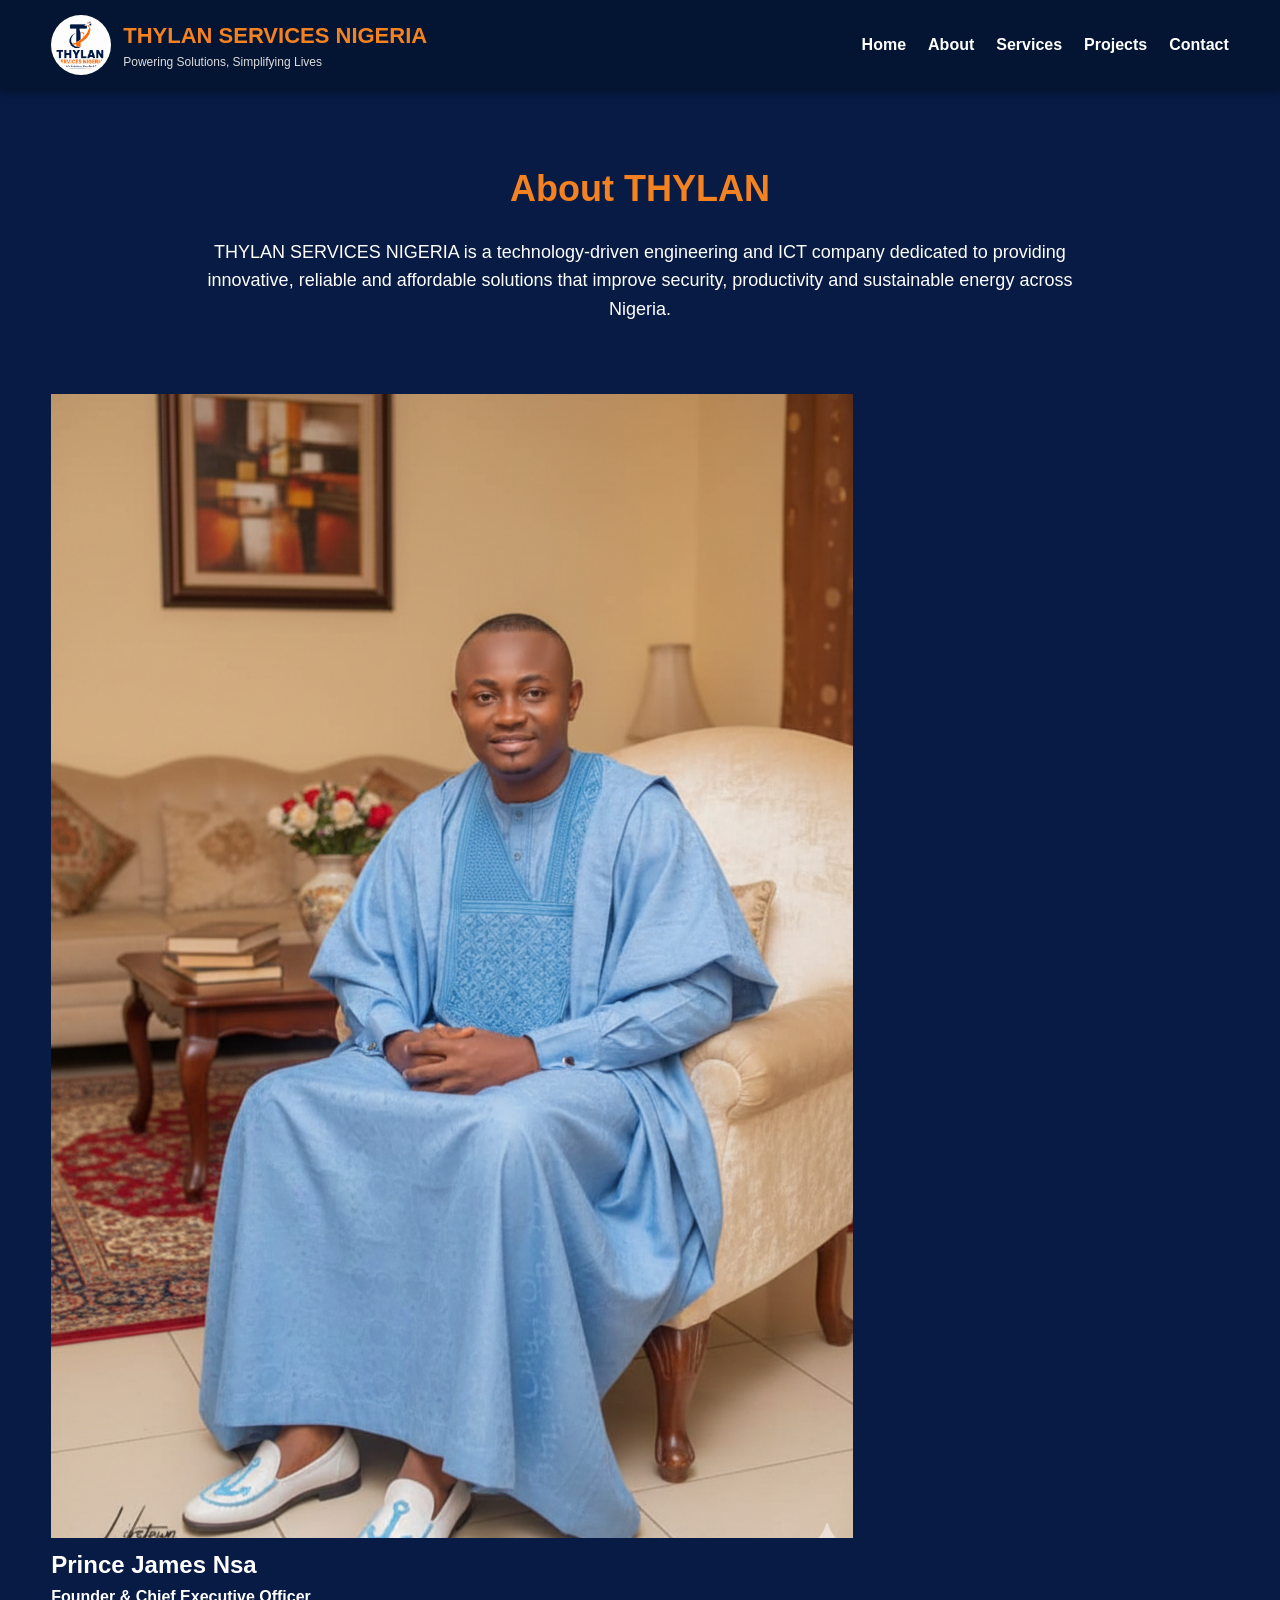
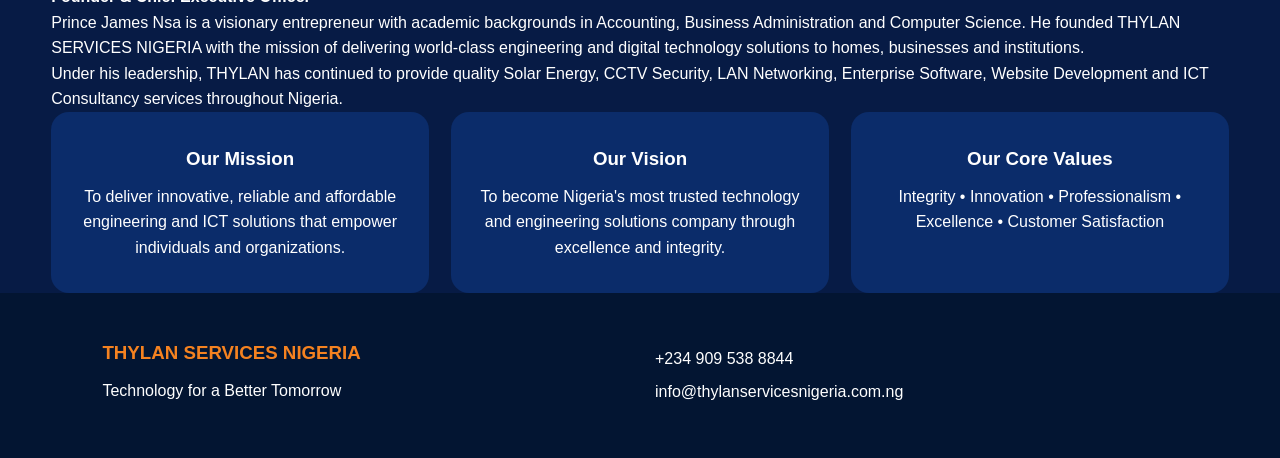
<file: about.html>
<!DOCTYPE html>
<html lang="en">
<head>
<meta charset="UTF-8">
<meta name="viewport" content="width=device-width, initial-scale=1.0">
<title>About Us | THYLAN SERVICES NIGERIA</title>

<link rel="stylesheet" href="style.css">
</head>

<body>

<header class="header">

<div class="container">

<div class="logo-box">
<img src="images/logo.png">
<div>
<h1>THYLAN SERVICES NIGERIA</h1>
<p>Powering Solutions, Simplifying Lives</p>
</div>
</div>

<nav>
<a href="index.html">Home</a>
<a href="about.html">About</a>
<a href="services.html">Services</a>
<a href="projects.html">Projects</a>
<a href="contact.html">Contact</a>
</nav>

</div>

</header>

<section class="about-preview">

<h2>About THYLAN</h2>

<p>

THYLAN SERVICES NIGERIA is a technology-driven engineering and ICT company
dedicated to providing innovative, reliable and affordable solutions that
improve security, productivity and sustainable energy across Nigeria.

</p>

</section>

<section class="about-section">

<div class="container about-grid">

<div>

<img src="images/ceo1.jpg" class="about-photo">

</div>

<div>

<h2>Prince James Nsa</h2>

<h4>Founder & Chief Executive Officer</h4>

<p>

Prince James Nsa is a visionary entrepreneur with academic backgrounds in
Accounting, Business Administration and Computer Science. He founded THYLAN
SERVICES NIGERIA with the mission of delivering world-class engineering and
digital technology solutions to homes, businesses and institutions.

</p>

<p>

Under his leadership, THYLAN has continued to provide quality Solar Energy,
CCTV Security, LAN Networking, Enterprise Software, Website Development and
ICT Consultancy services throughout Nigeria.

</p>

</div>

</div>

</section>

<section class="mission">

<div class="container cards">

<div class="card">

<h3>Our Mission</h3>

<p>

To deliver innovative, reliable and affordable engineering and ICT solutions
that empower individuals and organizations.

</p>

</div>

<div class="card">

<h3>Our Vision</h3>

<p>

To become Nigeria's most trusted technology and engineering solutions company
through excellence and integrity.

</p>

</div>

<div class="card">

<h3>Our Core Values</h3>

<p>

Integrity • Innovation • Professionalism • Excellence • Customer Satisfaction

</p>

</div>

</div>

</section>

<footer>

<div class="footer">

<div>

<h3>THYLAN SERVICES NIGERIA</h3>

<p>Technology for a Better Tomorrow</p>

</div>

<div>

<p>+234 909 538 8844</p>

<p>info@thylanservicesnigeria.com.ng</p>

</div>

</div>

</footer>

<script src="script.js"></script>

</body>
</html>
</file>
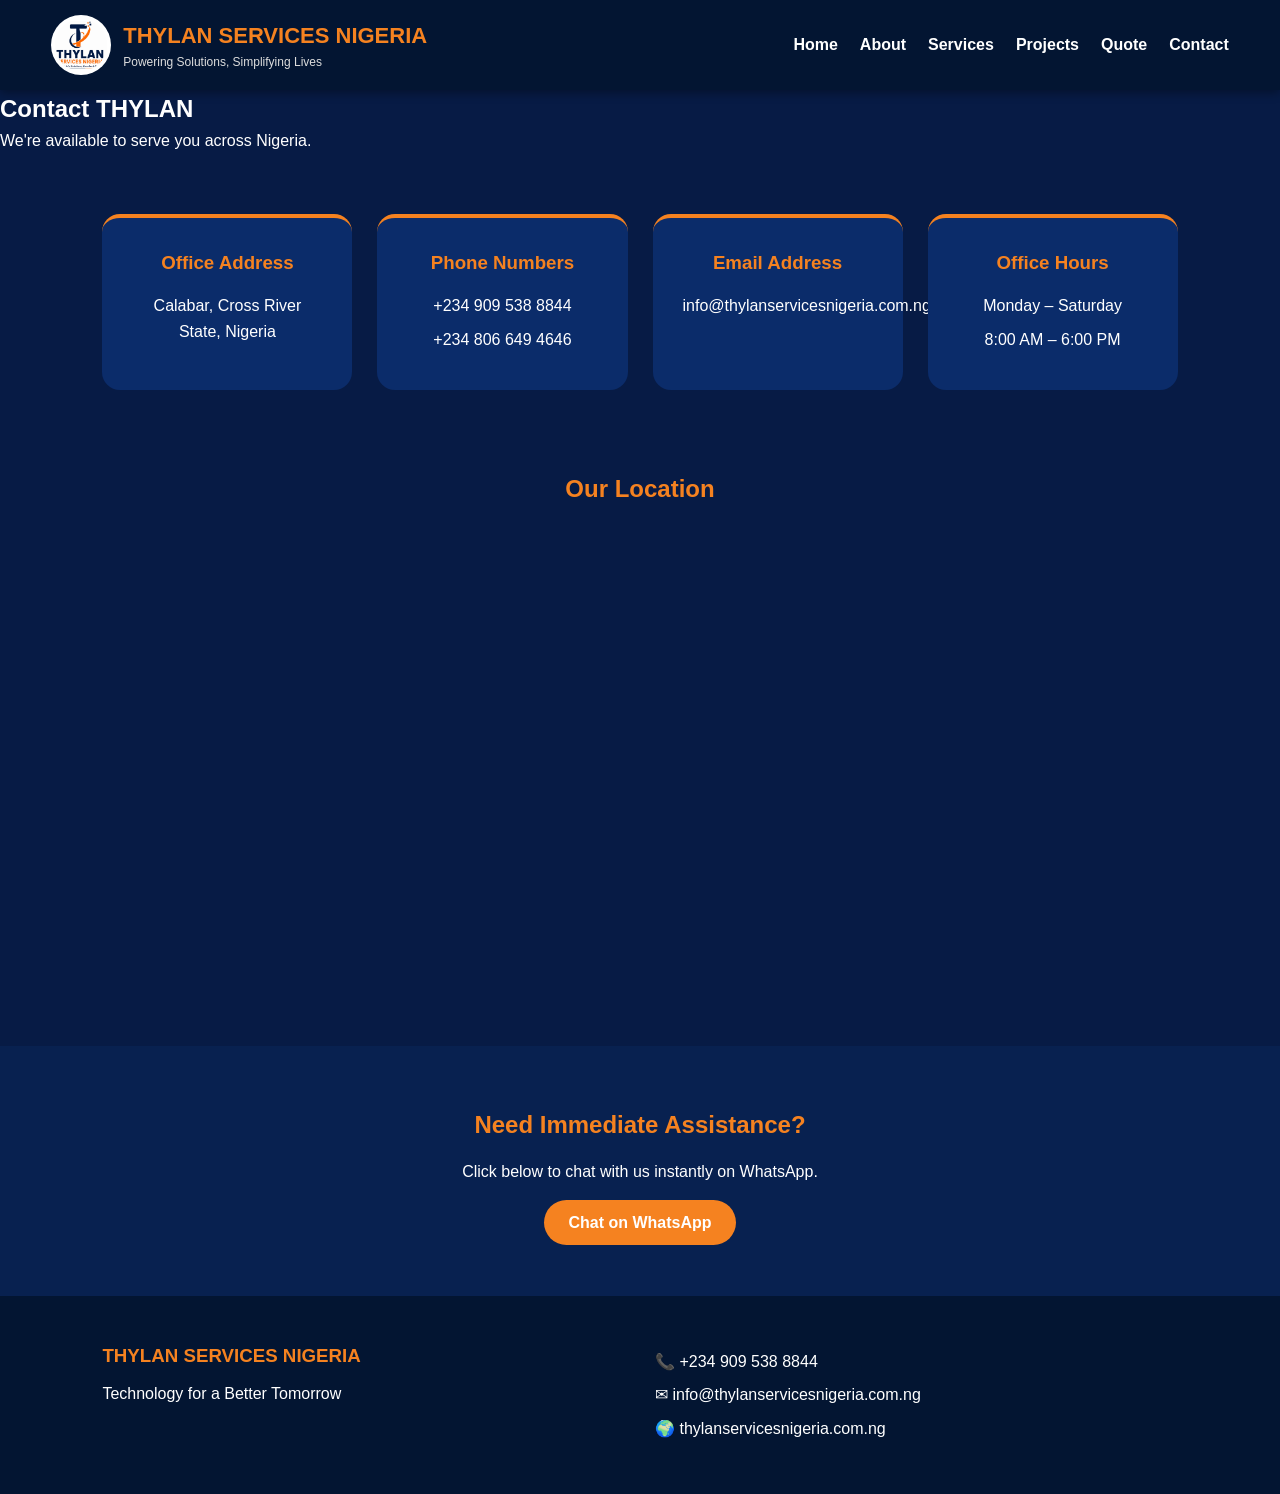
<file: contact.html>
<!DOCTYPE html>
<html lang="en">
<head>
<meta charset="UTF-8">
<meta name="viewport" content="width=device-width, initial-scale=1.0">
<title>Contact Us | THYLAN SERVICES NIGERIA</title>
<link rel="stylesheet" href="style.css">
</head>

<body>

<header class="header">
<div class="container">

<div class="logo-box">
<img src="images/logo.png" alt="TSN Logo">
<div>
<h1>THYLAN SERVICES NIGERIA</h1>
<p>Powering Solutions, Simplifying Lives</p>
</div>
</div>

<nav>
<a href="index.html">Home</a>
<a href="about.html">About</a>
<a href="services.html">Services</a>
<a href="projects.html">Projects</a>
<a href="quote.html">Quote</a>
<a href="contact.html">Contact</a>
</nav>

</div>
</header>

<section class="page-title">
<h2>Contact THYLAN</h2>
<p>We're available to serve you across Nigeria.</p>
</section>

<section class="contact-grid">

<div class="contact-card">
<h3>Office Address</h3>
<p>Calabar, Cross River State, Nigeria</p>
</div>

<div class="contact-card">
<h3>Phone Numbers</h3>
<p>+234 909 538 8844</p>
<p>+234 806 649 4646</p>
</div>

<div class="contact-card">
<h3>Email Address</h3>
<p>info@thylanservicesnigeria.com.ng</p>
</div>

<div class="contact-card">
<h3>Office Hours</h3>
<p>Monday – Saturday</p>
<p>8:00 AM – 6:00 PM</p>
</div>

</section>

<section class="map-section">

<h2>Our Location</h2>

<iframe
src="https://maps.google.com/maps?q=Calabar,%20Cross%20River&t=&z=13&ie=UTF8&iwloc=&output=embed"
width="100%"
height="450"
style="border:0;border-radius:15px;"
loading="lazy">
</iframe>

</section>

<section class="cta-section">

<h2>Need Immediate Assistance?</h2>

<p>Click below to chat with us instantly on WhatsApp.</p>

<a class="orange"
href="https://wa.me/2349095388844?text=Hello%20THYLAN%20SERVICES%20NIGERIA,%20I%20need%20your%20service."
target="_blank">

Chat on WhatsApp

</a>

</section>

<footer>

<div class="footer">

<div>
<h3>THYLAN SERVICES NIGERIA</h3>
<p>Technology for a Better Tomorrow</p>
</div>

<div>
<p>📞 +234 909 538 8844</p>
<p>✉ info@thylanservicesnigeria.com.ng</p>
<p>🌍 thylanservicesnigeria.com.ng</p>
</div>

</div>

</footer>

<script src="script.js"></script>

</body>
</html>
</file>
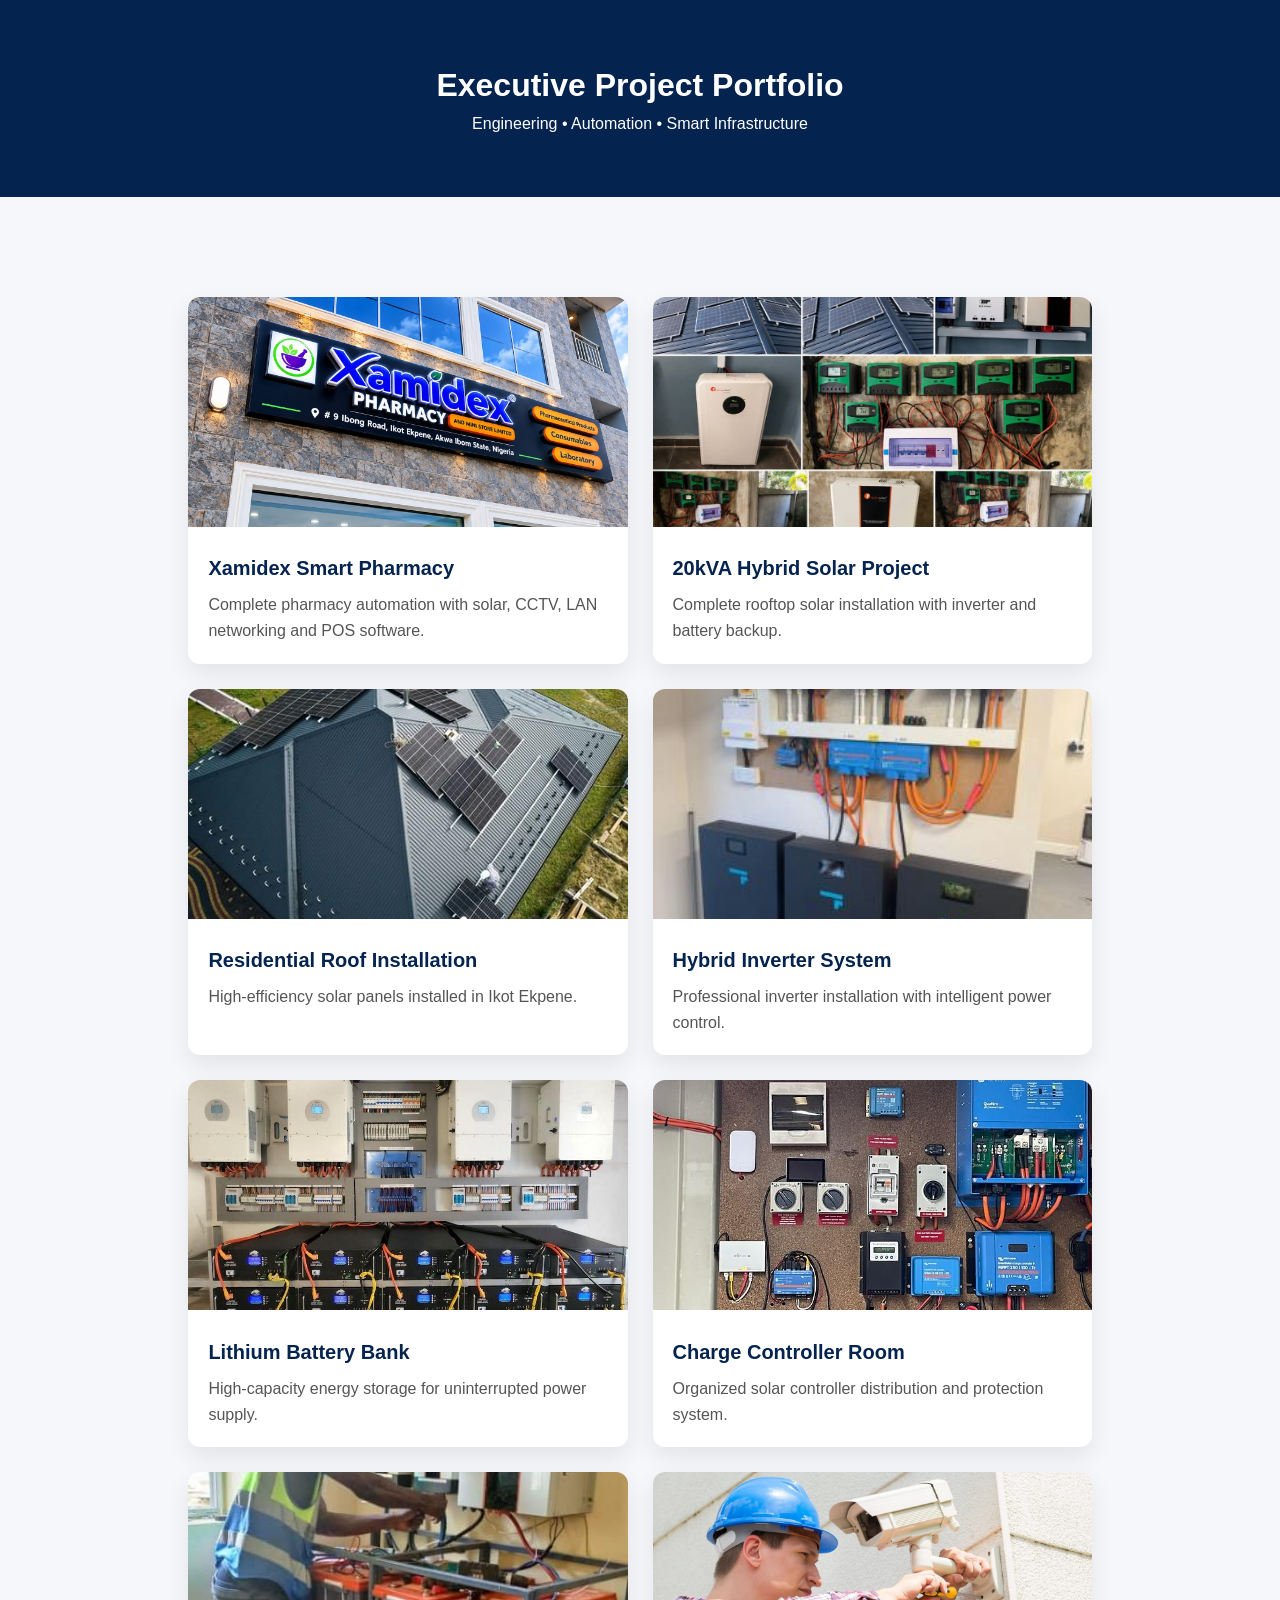
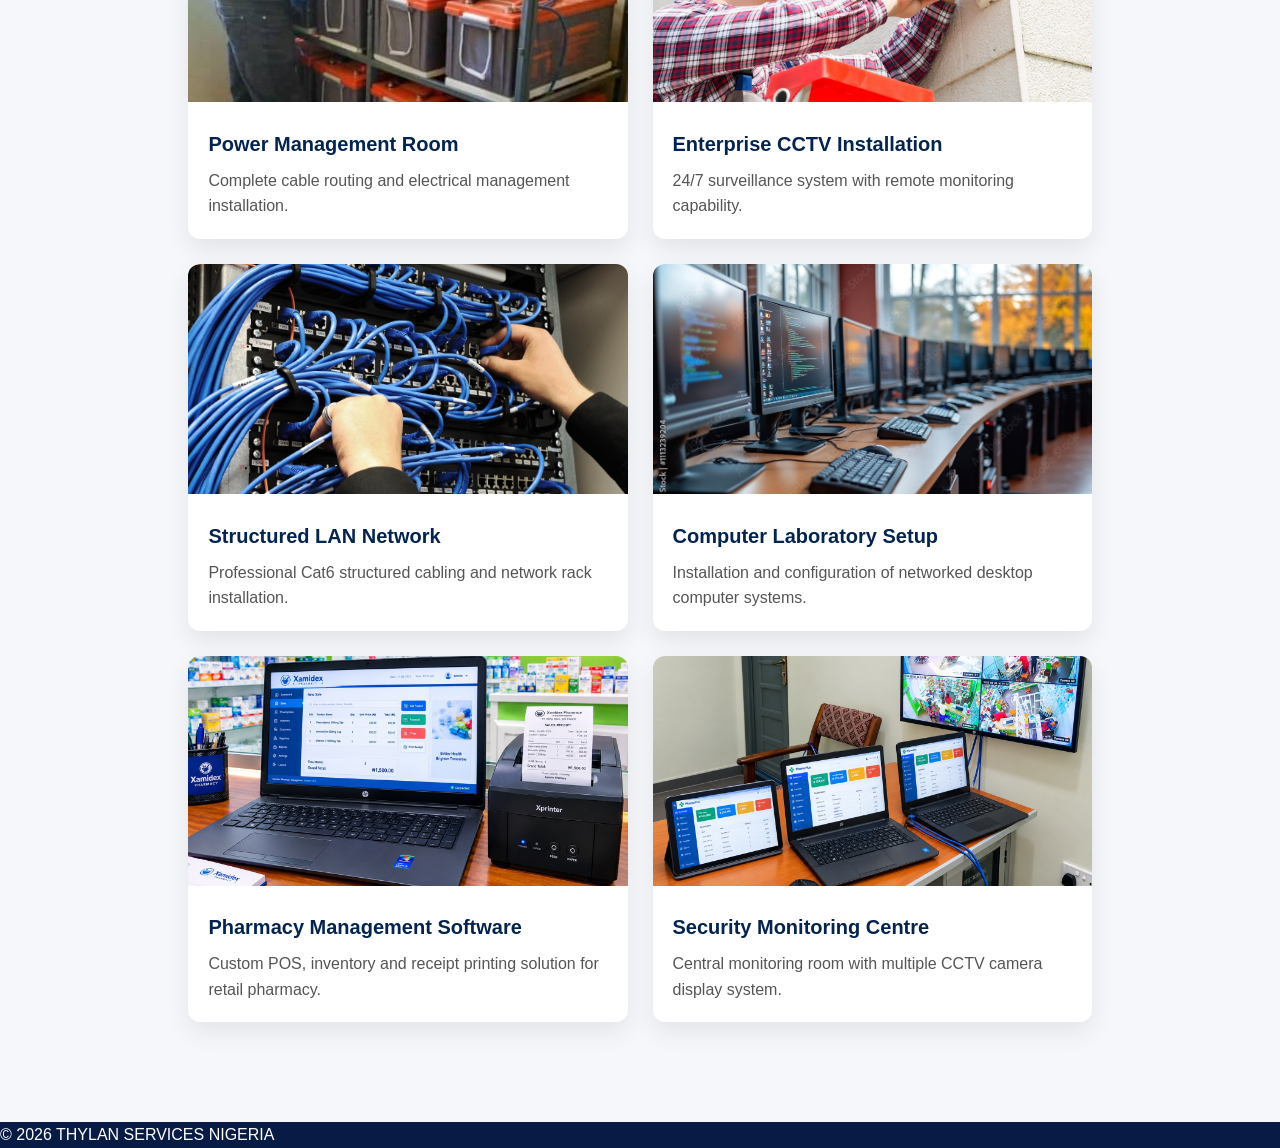
<file: projects.html>
<!DOCTYPE html>
<html lang="en">
<head>
<meta charset="UTF-8">
<meta name="viewport" content="width=device-width, initial-scale=1.0">
<title>Executive Projects | THYLAN SERVICES NIGERIA</title>
<link rel="stylesheet" href="style.css">
</head>

<body>

<header class="sub-header">
<h1>Executive Project Portfolio</h1>
<p>Engineering • Automation • Smart Infrastructure</p>
</header>

<section class="projects-page">

<section class="projects-page">

  <div class="project-card">
    <img src="images/xamidex-pharmacy-exterior.jpg" alt="Xamidex Pharmacy">
    <h2>Xamidex Smart Pharmacy</h2>
    <p>Complete pharmacy automation with solar, CCTV, LAN networking and POS software.</p>
  </div>

  <div class="project-card">
    <img src="images/system-complete.jpg" alt="Complete Solar System">
    <h2>20kVA Hybrid Solar Project</h2>
    <p>Complete rooftop solar installation with inverter and battery backup.</p>
  </div>

  <div class="project-card">
    <img src="images/ikot-roof.jpg" alt="Roof Solar Panels">
    <h2>Residential Roof Installation</h2>
    <p>High-efficiency solar panels installed in Ikot Ekpene.</p>
  </div>

  <div class="project-card">
    <img src="images/inverter.jpg" alt="Hybrid Inverter">
    <h2>Hybrid Inverter System</h2>
    <p>Professional inverter installation with intelligent power control.</p>
  </div>

  <div class="project-card">
    <img src="images/battery-bank.jpg" alt="Battery Bank">
    <h2>Lithium Battery Bank</h2>
    <p>High-capacity energy storage for uninterrupted power supply.</p>
  </div>

  <div class="project-card">
    <img src="images/controller.jpg" alt="Charge Controller">
    <h2>Charge Controller Room</h2>
    <p>Organized solar controller distribution and protection system.</p>
  </div>

  <div class="project-card">
    <img src="images/solar-room.jpg" alt="Power Management Room">
    <h2>Power Management Room</h2>
    <p>Complete cable routing and electrical management installation.</p>
  </div>

  <div class="project-card">
    <img src="images/cctv.jpg" alt="CCTV Installation">
    <h2>Enterprise CCTV Installation</h2>
    <p>24/7 surveillance system with remote monitoring capability.</p>
  </div>

  <div class="project-card">
    <img src="images/lan.jpg" alt="Network Rack">
    <h2>Structured LAN Network</h2>
    <p>Professional Cat6 structured cabling and network rack installation.</p>
  </div>

  <div class="project-card">
    <img src="images/computer-laboratory.jpg" alt="Computer Installation">
    <h2>Computer Laboratory Setup</h2>
    <p>Installation and configuration of networked desktop computer systems.</p>
  </div>

  <div class="project-card">
    <img src="images/xamidex-pharmacy-software.jpg" alt="Pharmacy Software">
    <h2>Pharmacy Management Software</h2>
    <p>Custom POS, inventory and receipt printing solution for retail pharmacy.</p>
  </div>

  <div class="project-card">
    <img src="images/pharmacy-counter-cctv-control-room.jpg" alt="Security Monitoring">
    <h2>Security Monitoring Centre</h2>
    <p>Central monitoring room with multiple CCTV camera display system.</p>
  </div>

</section>
</section>

<footer>
<p>© 2026 THYLAN SERVICES NIGERIA</p>
</footer>

<script src="script.js"></script>

</body>
</html>
</file>
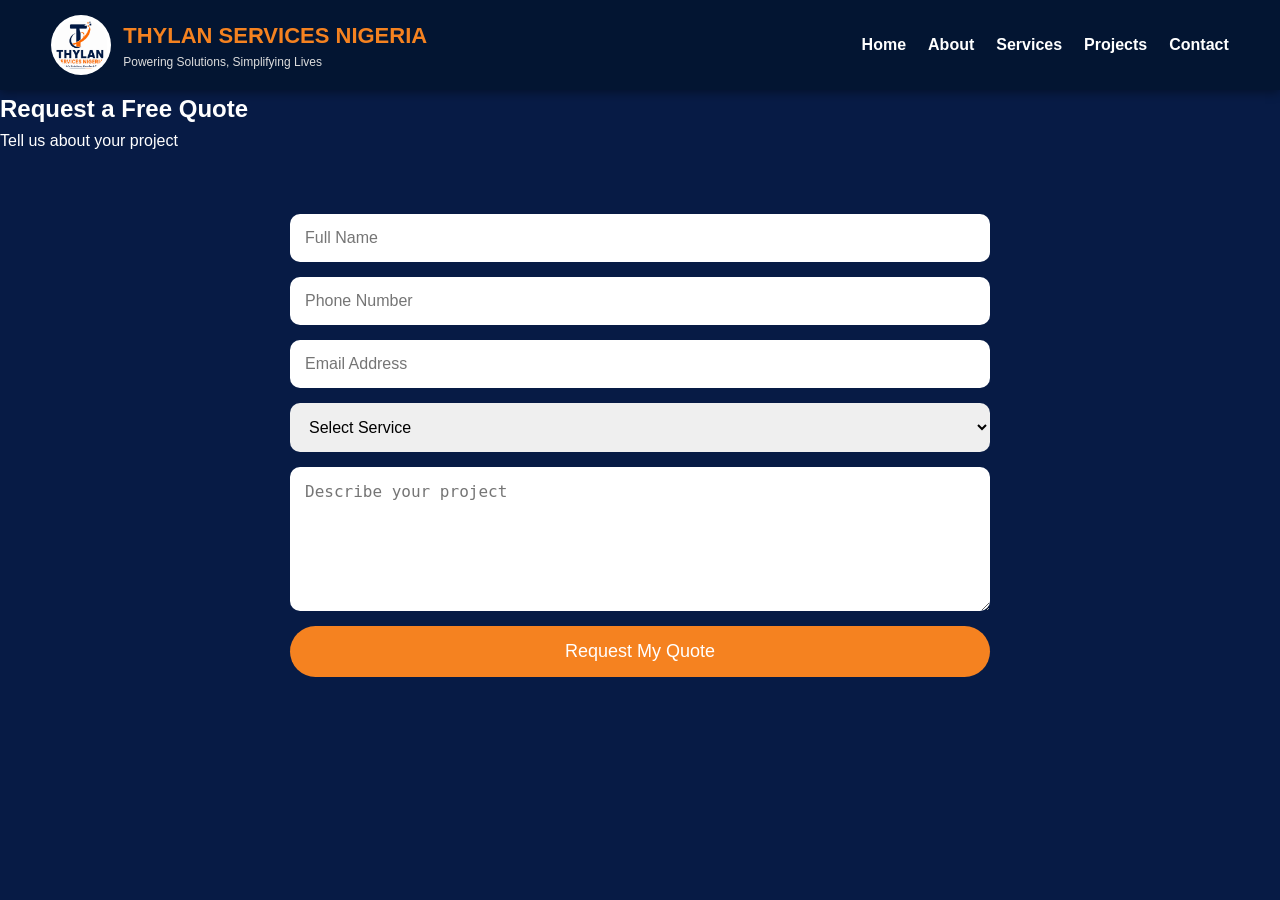
<file: quote.html>
<!DOCTYPE html>
<html lang="en">
<head>
<meta charset="UTF-8">
<meta name="viewport" content="width=device-width, initial-scale=1.0">
<title>Request a Quote | THYLAN SERVICES NIGERIA</title>
<link rel="stylesheet" href="style.css">
</head>
<body>

<header class="header">
<div class="container">
<div class="logo-box">
<img src="images/logo.png">
<div>
<h1>THYLAN SERVICES NIGERIA</h1>
<p>Powering Solutions, Simplifying Lives</p>
</div>
</div>

<nav>
<a href="index.html">Home</a>
<a href="about.html">About</a>
<a href="services.html">Services</a>
<a href="projects.html">Projects</a>
<a href="contact.html">Contact</a>
</nav>
</div>
</header>

<section class="page-title">
<h2>Request a Free Quote</h2>
<p>Tell us about your project</p>
</section>

<section class="quote-form">

<form action="https://formsubmit.co/info@thylanservicesnigeria.com.ng" method="POST">

<input type="hidden" name="_subject" value="New Quote Request - THYLAN SERVICES NIGERIA">

<input type="hidden" name="_captcha" value="false">

<input type="text" name="Name" placeholder="Full Name" required>

<input type="tel" name="Phone" placeholder="Phone Number" required>

<input type="email" name="Email" placeholder="Email Address" required>

<select name="Service" required>
<option value="">Select Service</option>
<option>Solar Installation</option>
<option>CCTV Installation</option>
<option>LAN Networking</option>
<option>Software Development</option>
<option>Website Development</option>
<option>ICT Consultancy</option>
</select>

<textarea name="Project" rows="6" placeholder="Describe your project" required></textarea>

<button type="submit">Request My Quote</button>

</form>
</section>

<script src="script.js"></script>

</body>
</html>
</file>
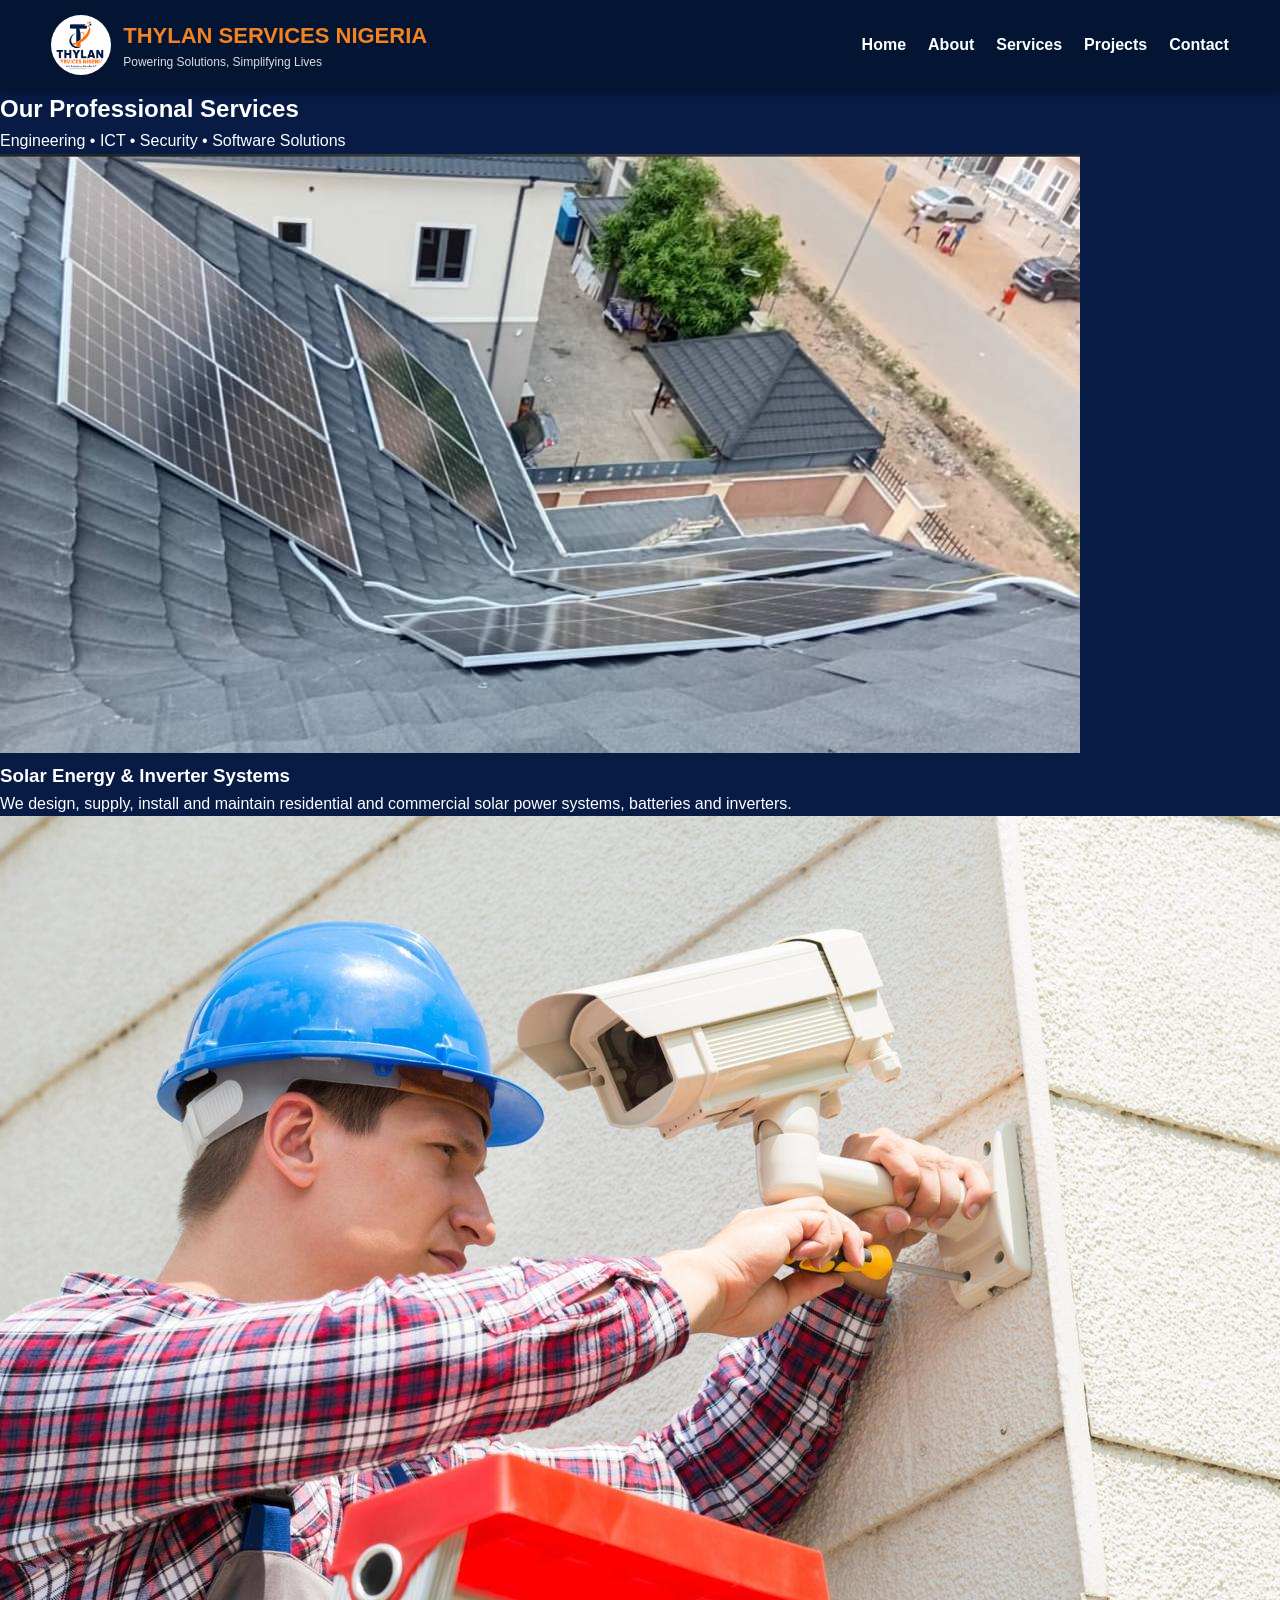
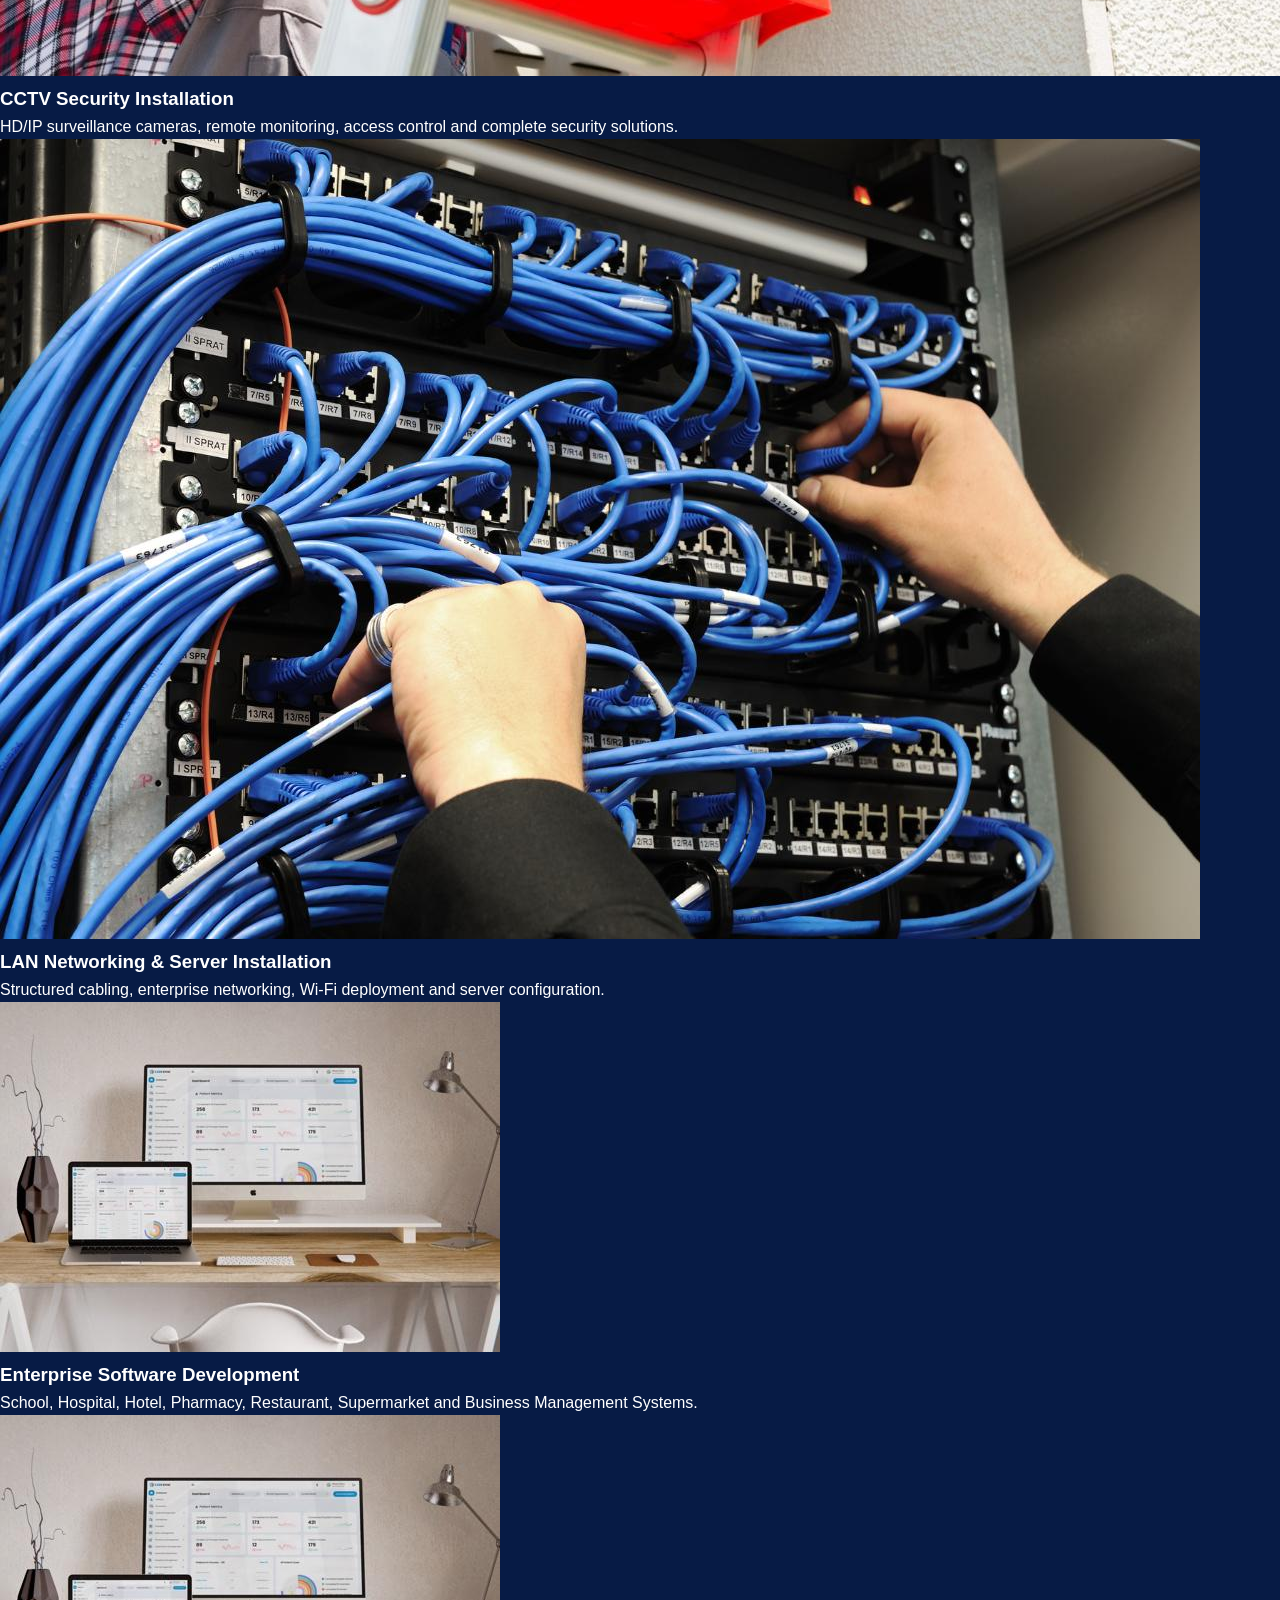
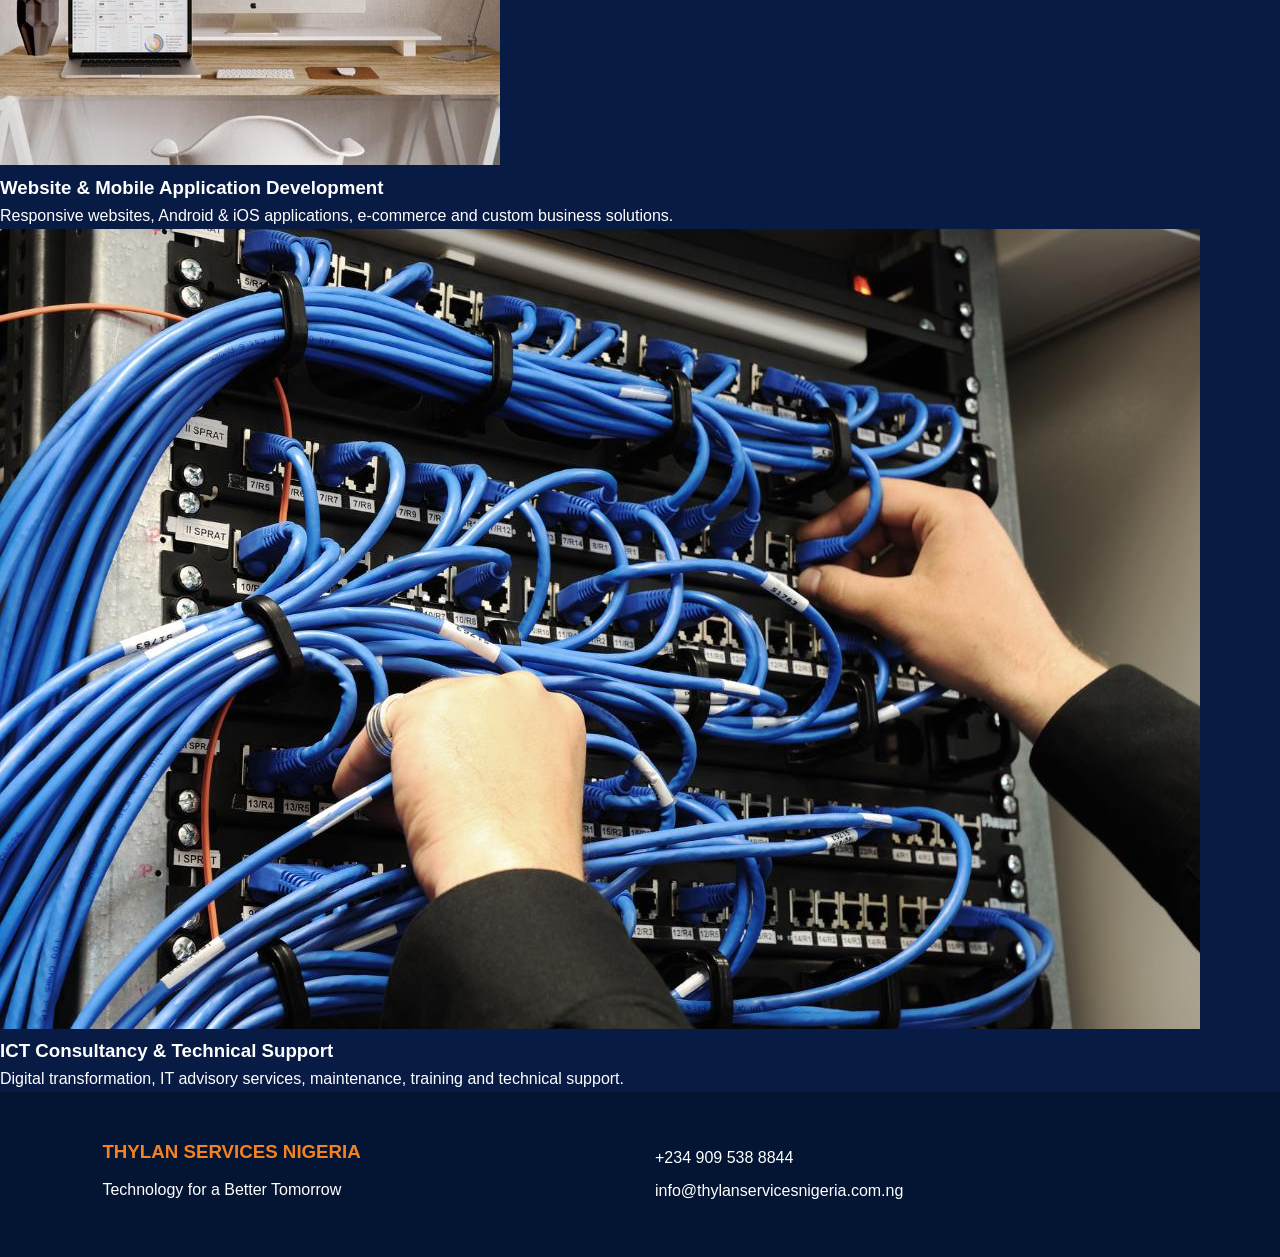
<file: services.html>
<!DOCTYPE html>
<html lang="en">
<head>
<meta charset="UTF-8">
<meta name="viewport" content="width=device-width, initial-scale=1.0">
<title>Our Services | THYLAN SERVICES NIGERIA</title>
<link rel="stylesheet" href="style.css">
</head>

<body>

<header class="header">
<div class="container">

<div class="logo-box">
<img src="images/logo.png">
<div>
<h1>THYLAN SERVICES NIGERIA</h1>
<p>Powering Solutions, Simplifying Lives</p>
</div>
</div>

<nav>
<a href="index.html">Home</a>
<a href="about.html">About</a>
<a href="services.html">Services</a>
<a href="projects.html">Projects</a>
<a href="contact.html">Contact</a>
</nav>

</div>
</header>

<section class="page-title">
<h2>Our Professional Services</h2>
<p>Engineering • ICT • Security • Software Solutions</p>
</section>

<section class="service-list">

<div class="service-item">
<img src="images/solar.jpg">
<div>
<h3>Solar Energy & Inverter Systems</h3>
<p>We design, supply, install and maintain residential and commercial solar power systems, batteries and inverters.</p>
</div>
</div>

<div class="service-item">
<img src="images/cctv.jpg">
<div>
<h3>CCTV Security Installation</h3>
<p>HD/IP surveillance cameras, remote monitoring, access control and complete security solutions.</p>
</div>
</div>

<div class="service-item">
<img src="images/lan.jpg">
<div>
<h3>LAN Networking & Server Installation</h3>
<p>Structured cabling, enterprise networking, Wi-Fi deployment and server configuration.</p>
</div>
</div>

<div class="service-item">
<img src="images/software.jpg">
<div>
<h3>Enterprise Software Development</h3>
<p>School, Hospital, Hotel, Pharmacy, Restaurant, Supermarket and Business Management Systems.</p>
</div>
</div>

<div class="service-item">
<img src="images/software.jpg">
<div>
<h3>Website & Mobile Application Development</h3>
<p>Responsive websites, Android & iOS applications, e-commerce and custom business solutions.</p>
</div>
</div>

<div class="service-item">
<img src="images/lan.jpg">
<div>
<h3>ICT Consultancy & Technical Support</h3>
<p>Digital transformation, IT advisory services, maintenance, training and technical support.</p>
</div>
</div>

</section>

<footer>
<div class="footer">
<div>
<h3>THYLAN SERVICES NIGERIA</h3>
<p>Technology for a Better Tomorrow</p>
</div>
<div>
<p>+234 909 538 8844</p>
<p>info@thylanservicesnigeria.com.ng</p>
</div>
</div>
</footer>

<script src="script.js"></script>

</body>
</html>
</file>
<file: style.css>
/* ===========================
   THYLAN SERVICES NIGERIA 5.0
=========================== */

*{
margin:0;
padding:0;
box-sizing:border-box;
scroll-behavior:smooth;
}

body{
font-family:'Segoe UI',sans-serif;
background:#071B45;
color:#fff;
line-height:1.6;
}

.container{
width:92%;
max-width:1300px;
margin:auto;
}

/* HEADER */

.header{
background:#031532;
position:sticky;
top:0;
z-index:999;
box-shadow:0 2px 10px rgba(0,0,0,.4);
}

.header .container{
display:flex;
align-items:center;
justify-content:space-between;
padding:15px 0;
flex-wrap:wrap;
}

.logo-box{
display:flex;
align-items:center;
gap:12px;
}

.logo-box img{
width:60px;
height:60px;
border-radius:50%;
background:white;
padding:4px;
object-fit:contain;
}

.logo-box h1{
font-size:22px;
color:#F58220;
}

.logo-box p{
font-size:12px;
color:#ddd;
}

nav{
display:flex;
gap:22px;
}

nav a{
color:white;
text-decoration:none;
font-weight:600;
transition:.3s;
}

nav a:hover{
color:#F58220;
}

.quote-btn a{
background:#F58220;
padding:10px 18px;
border-radius:30px;
color:white;
text-decoration:none;
font-weight:bold;
}

/* HERO */

.hero{
display:grid;
grid-template-columns:1fr 1fr;
align-items:center;
padding:70px 8%;
background:
linear-gradient(rgba(3,21,50,.75),rgba(7,27,69,.85)),
url('images/solar.jpg');
background-size:cover;
background-position:center;
}

.hero-left h3{
color:#F58220;
font-size:28px;
font-style:italic;
}

.hero-left h2{
font-size:52px;
line-height:1.1;
margin:10px 0 20px;
}

.hero-left p{
font-size:18px;
margin-bottom:25px;
}

.hero-buttons{
display:flex;
gap:15px;
flex-wrap:wrap;
}

.orange{
background:#F58220;
padding:14px 24px;
border-radius:30px;
color:white;
text-decoration:none;
font-weight:bold;
}

.dark{
border:2px solid white;
padding:12px 24px;
border-radius:30px;
color:white;
text-decoration:none;
}

.hero-right img{
width:100%;
max-width:360px;
border-radius:20px;
display:block;
margin:auto;
box-shadow:0 20px 40px rgba(0,0,0,.45);
}

/* STATS */

.stats{
display:grid;
grid-template-columns:repeat(4,1fr);
gap:20px;
padding:45px 8%;
background:#0B2C6A;
text-align:center;
}

.stats div{
background:#082150;
padding:25px;
border-radius:15px;
}

.stats h2{
font-size:36px;
color:#F58220;
}

.stats p{
font-size:15px;
}

/* ABOUT */

.about-preview{
padding:70px 8%;
text-align:center;
}

.about-preview h2{
font-size:36px;
margin-bottom:20px;
color:#F58220;
}

.about-preview p{
max-width:900px;
margin:auto;
font-size:18px;
}

.about-preview a{
display:inline-block;
margin-top:25px;
background:#F58220;
padding:12px 24px;
border-radius:25px;
color:white;
text-decoration:none;
}

/* SERVICES */

.services-preview{
padding:70px 8%;
background:#082150;
}

.services-preview h2{
text-align:center;
font-size:34px;
margin-bottom:35px;
color:#F58220;
}

.cards{
display:grid;
grid-template-columns:repeat(auto-fit,minmax(220px,1fr));
gap:22px;
}

.card{
background:#0B2C6A;
padding:30px 20px;
border-radius:18px;
text-align:center;
transition:.35s;
border:2px solid transparent;
}

.card:hover{
transform:translateY(-8px);
border-color:#F58220;
}

.card h3{
margin-bottom:10px;
}

/* TESTIMONIAL */

.testimonials{
padding:70px 8%;
text-align:center;
}

.testimonials h2{
font-size:34px;
margin-bottom:25px;
color:#F58220;
}

.testimonial{
max-width:750px;
margin:auto;
background:#0B2C6A;
padding:35px;
border-radius:18px;
}

.testimonial p{
font-size:20px;
font-style:italic;
margin-bottom:18px;
}

/* FOOTER */

.footer{
display:grid;
grid-template-columns:1fr 1fr;
gap:30px;
padding:45px 8%;
background:#031532;
}

.footer h3{
color:#F58220;
margin-bottom:10px;
}

.footer p{
margin:8px 0;
}

/* WHATSAPP */

.whatsapp{
position:fixed;
bottom:20px;
right:20px;
background:#25D366;
color:white;
padding:14px 18px;
border-radius:40px;
text-decoration:none;
font-weight:bold;
box-shadow:0 8px 18px rgba(0,0,0,.3);
}

/* RESPONSIVE */

@media(max-width:900px){

.hero{
grid-template-columns:1fr;
text-align:center;
}

.hero-left h2{
font-size:38px;
}

.stats{
grid-template-columns:repeat(2,1fr);
}

.footer{
grid-template-columns:1fr;
text-align:center;
}

nav{
justify-content:center;
flex-wrap:wrap;
margin:15px 0;
}

.header .container{
justify-content:center;
}

}

@media(max-width:600px){

.stats{
grid-template-columns:1fr;
}

.hero{
padding:50px 20px;
}

.hero-left h2{
font-size:30px;
}

.logo-box h1{
font-size:18px;
}/* ABOUT PAGE */

.about-section{
padding:70px 8%;
background:#082150;
}

.about-grid{
display:grid;
grid-template-columns:320px 1fr;
gap:40px;
align-items:center;
}

.about-photo{
width:100%;
border-radius:20px;
box-shadow:0 15px 30px rgba(0,0,0,.4);
}

.about-grid h2{
font-size:36px;
color:#F58220;
margin-bottom:10px;
}

.about-grid h4{
margin-bottom:20px;
color:#ddd;
}

.mission{
padding:70px 8%;
}

@media(max-width:900px){

.about-grid{
grid-template-columns:1fr;
text-align:center;
}

}
/* SERVICES PAGE */

.page-title{
padding:70px 8% 30px;
text-align:center;
background:#082150;
}

.page-title h2{
font-size:42px;
color:#F58220;
margin-bottom:10px;
}

.service-list{
padding:60px 8%;
display:flex;
flex-direction:column;
gap:35px;
}

.service-item{
display:grid;
grid-template-columns:280px 1fr;
gap:25px;
align-items:center;
background:#0B2C6A;
padding:20px;
border-radius:18px;
}

.service-item img{
width:100%;
height:200px;
object-fit:cover;
border-radius:15px;
}

.service-item h3{
color:#F58220;
margin-bottom:10px;
font-size:28px;
}

@media(max-width:900px){

.service-item{
grid-template-columns:1fr;
text-align:center;
}

}
}
/* PROJECTS PAGE */

.gallery-grid{
padding:60px 8%;
display:grid;
grid-template-columns:repeat(auto-fit,minmax(260px,1fr));
gap:25px;
}

.project-card{
background:#0B2C6A;
border-radius:18px;
overflow:hidden;
transition:.3s;
}

.project-card:hover{
transform:translateY(-8px);
}

.project-card img{
width:100%;
height:220px;
object-fit:cover;
}

.project-card h3{
padding:18px 18px 8px;
color:#F58220;
}

.project-card p{
padding:0 18px 20px;
}

.testimonial-slider{
max-width:800px;
margin:auto;
position:relative;
}

.testimonial{
display:none;
animation:fade 1s ease;
}

.testimonial.active{
display:block;
}

@keyframes fade{
from{opacity:0;}
to{opacity:1;}
}
/* QUOTE PAGE */

.quote-form{
padding:60px 8%;
}

.quote-form form{
max-width:700px;
margin:auto;
display:flex;
flex-direction:column;
gap:15px;
}

.quote-form input,
.quote-form select,
.quote-form textarea{
padding:15px;
border:none;
border-radius:10px;
font-size:16px;
}

.quote-form button{
background:#F58220;
color:white;
padding:15px;
border:none;
border-radius:30px;
font-size:18px;
cursor:pointer;
}
/* CONTACT PAGE */

.contact-box{
padding:60px 8%;
text-align:center;
}

.contact-box h3{
color:#F58220;
margin-bottom:20px;
}

.contact-box p{
margin:12px 0;
font-size:18px;
}

.map-section{
padding:0 8% 60px;
}
/* CONTACT PAGE */

.contact-grid{
padding:60px 8%;
display:grid;
grid-template-columns:repeat(auto-fit,minmax(250px,1fr));
gap:25px;
}

.contact-card{
background:#0B2C6A;
padding:30px;
border-radius:18px;
text-align:center;
border-top:4px solid #F58220;
}

.contact-card h3{
color:#F58220;
margin-bottom:15px;
}

.contact-card p{
margin:8px 0;
}

.map-section{
padding:20px 8% 60px;
}

.map-section h2{
text-align:center;
margin-bottom:20px;
color:#F58220;
}

.cta-section{
padding:60px 8%;
text-align:center;
background:#082150;
}

.cta-section h2{
color:#F58220;
margin-bottom:15px;
}

.cta-section p{
margin-bottom:25px;
}
.hero{
background:#071a35;
color:#fff;
padding:80px 8%;
}

.hero-content{
display:grid;
grid-template-columns:1.2fr 1fr;
align-items:center;
gap:40px;
}

.hero-text h1{
font-size:52px;
line-height:1.1;
margin:15px 0;
}

.hero-text h1 span{
color:#ff8c00;
}

.badge{
background:#ff8c00;
padding:8px 14px;
border-radius:20px;
font-size:13px;
font-weight:bold;
}

.hero-buttons{
margin:25px 0;
display:flex;
gap:15px;
}

.btn{
background:#ff8c00;
color:#fff;
padding:14px 22px;
text-decoration:none;
border-radius:8px;
}

.btn-outline{
border:2px solid #fff;
padding:12px 22px;
border-radius:8px;
color:#fff;
text-decoration:none;
}

.hero-image img{
width:100%;
border-radius:18px;
box-shadow:0 20px 40px rgba(0,0,0,.35);
}

.hero-stats{
display:flex;
gap:30px;
margin-top:25px;
}

.hero-stats h3{
font-size:30px;
color:#ff8c00;
}

@media(max-width:768px){
.hero-content{
grid-template-columns:1fr;
}
.hero-text h1{
font-size:38px;
}
.hero-stats{
justify-content:space-between;
}
}
/* ===== Featured Project ===== */

.featured-project{
padding:80px 8%;
background:#f8fafc;
}

.section-title{
text-align:center;
margin-bottom:50px;
}

.section-title h2{
font-size:38px;
color:#071a35;
}

.section-title p{
color:#666;
margin-top:10px;
}

.project-grid{
display:grid;
grid-template-columns:1.2fr 1fr;
gap:40px;
align-items:center;
}

.project-image img{
width:100%;
border-radius:16px;
box-shadow:0 20px 40px rgba(0,0,0,.15);
}

.location{
display:inline-block;
background:#ffe8cc;
padding:8px 15px;
border-radius:20px;
font-size:14px;
margin-bottom:15px;
}

.project-info h3{
font-size:32px;
color:#071a35;
margin-bottom:20px;
}

.project-info p{
line-height:1.8;
color:#555;
margin-bottom:25px;
}

.project-features{
display:grid;
grid-template-columns:1fr 1fr;
gap:12px;
margin-bottom:30px;
}

.project-features div{
background:white;
padding:15px;
border-radius:10px;
font-weight:600;
box-shadow:0 5px 15px rgba(0,0,0,.08);
}

@media(max-width:768px){

.project-grid{
grid-template-columns:1fr;
}

.project-info h3{
font-size:26px;
}

.project-features{
grid-template-columns:1fr;
}

}
/* ===== Premium Gallery ===== */

.gallery{
padding:80px 8%;
background:white;
}

.gallery-grid{
display:grid;
grid-template-columns:repeat(3,1fr);
gap:20px;
}

.gallery-item{
overflow:hidden;
border-radius:15px;
cursor:pointer;
box-shadow:0 8px 25px rgba(0,0,0,.12);
}

.gallery-item img{
width:100%;
height:260px;
object-fit:cover;
transition:.4s;
display:block;
}

.gallery-item:hover img{
transform:scale(1.08);
}

@media(max-width:768px){

.gallery-grid{
grid-template-columns:1fr;
}

.gallery-item img{
height:220px;
}

}
/* Premium Lightbox */

.lightbox{
position:fixed;
top:0;
left:0;
width:100%;
height:100%;
background:rgba(0,0,0,.92);
display:flex;
justify-content:center;
align-items:center;
z-index:9999;
}

.lightbox img{
max-width:92%;
max-height:90%;
border-radius:10px;
box-shadow:0 20px 50px rgba(0,0,0,.6);
}

.lightbox .close{
position:absolute;
top:25px;
right:35px;
font-size:42px;
color:#fff;
cursor:pointer;
font-weight:bold;
}

.project-image img{
cursor:pointer;
transition:.3s;
}

.project-image img:hover{
transform:scale(1.03);
}
/* PROJECT PORTFOLIO */

.sub-header{
background:#04244f;
color:#fff;
padding:60px 20px;
text-align:center;
}

.projects-page{
display:grid;
grid-template-columns:repeat(auto-fit,minmax(300px,1fr));
gap:25px;
padding:50px 8%;
background:#f5f7fb;
}

.project-card{
background:#fff;
border-radius:12px;
overflow:hidden;
box-shadow:0 10px 25px rgba(0,0,0,.08);
transition:.3s;
}

.project-card:hover{
transform:translateY(-8px);
}

.project-card img{
width:100%;
height:230px;
object-fit:cover;
cursor:pointer;
}

.project-card h2{
font-size:20px;
padding:18px 20px 8px;
color:#04244f;
}

.project-card p{
padding:0 20px 20px;
color:#555;
line-height:1.6;
}
/* ==========================================
   THYLAN 5.2 EXECUTIVE CASE STUDY
========================================== */

.executive-case{
    padding:80px 8%;
    background:#f8fafc;
}

.case-hero img{
    width:100%;
    height:480px;
    object-fit:cover;
    border-radius:18px;
    box-shadow:0 20px 45px rgba(0,0,0,.15);
    margin-bottom:35px;
}

.project-location{
    display:inline-block;
    background:#0f766e;
    color:#fff;
    padding:8px 18px;
    border-radius:30px;
    font-size:14px;
    margin-bottom:15px;
}

.case-intro h2{
    font-size:38px;
    color:#0f172a;
    margin-bottom:15px;
}

.case-intro p{
    font-size:18px;
    line-height:1.8;
    color:#475569;
    max-width:850px;
}

.case-grid{
    display:grid;
    grid-template-columns:repeat(auto-fit,minmax(280px,1fr));
    gap:30px;
    margin-top:45px;
}

.case-card{
    background:#fff;
    border-radius:16px;
    overflow:hidden;
    box-shadow:0 12px 30px rgba(0,0,0,.08);
    transition:.35s;
}

.case-card:hover{
    transform:translateY(-8px);
}

.case-card img{
    width:100%;
    height:220px;
    object-fit:cover;
}

.case-card h3{
    padding:18px 20px 8px;
    color:#0f172a;
    font-size:22px;
}

.case-card p{
    padding:0 20px 22px;
    color:#64748b;
    line-height:1.7;
}
/* PROJECT RESULTS */

.project-results{
    padding:80px 8%;
    background:#ffffff;
}

.results-grid{
    display:grid;
    grid-template-columns:repeat(auto-fit,minmax(220px,1fr));
    gap:25px;
    margin-top:40px;
}

.result-box{
    background:#0f172a;
    color:#fff;
    padding:35px 25px;
    border-radius:16px;
    text-align:center;
    transition:.35s;
}

.result-box:hover{
    background:#0f766e;
    transform:translateY(-6px);
}

.result-box h3{
    font-size:42px;
    margin-bottom:10px;
    color:#38bdf8;
}

.result-box span{
    font-size:15px;
    line-height:1.6;
    color:#e2e8f0;
}
/* ===== EXECUTIVE RESULTS ===== */

.project-results{
    padding:80px 8%;
    background:#ffffff;
}

.results-grid{
    display:grid;
    grid-template-columns:repeat(auto-fit,minmax(220px,1fr));
    gap:24px;
    margin-top:40px;
}

.result-box{
    background:#071B45;
    color:#fff;
    border-radius:18px;
    padding:35px 25px;
    text-align:center;
    transition:.35s;
}

.result-box:hover{
    background:#0A7A44;
    transform:translateY(-8px);
}

.result-box h3{
    font-size:42px;
    color:#F58220;
    margin-bottom:12px;
}

.result-box span{
    line-height:1.6;
    color:#e5e7eb;
}
/* ===== EXECUTIVE TESTIMONIALS ===== */

.executive-testimonials{
    padding:80px 8%;
    background:#071B45;
}

.executive-testimonials .section-title h2,
.executive-testimonials .section-title p{
    color:#fff;
}

.testimonial-grid{
    display:grid;
    grid-template-columns:repeat(auto-fit,minmax(280px,1fr));
    gap:30px;
    margin-top:40px;
}

.review-card{
    background:#ffffff;
    border-radius:18px;
    padding:30px;
    box-shadow:0 15px 35px rgba(0,0,0,.18);
    transition:.35s;
}

.review-card:hover{
    transform:translateY(-8px);
}

.stars{
    color:#F59E0B;
    font-size:22px;
    letter-spacing:3px;
    margin-bottom:15px;
}

.review-card p{
    color:#475569;
    line-height:1.8;
    margin-bottom:20px;
    font-style:italic;
}

.review-card h4{
    color:#071B45;
    margin-bottom:6px;
}

.review-card span{
    color:#64748b;
    font-size:14px;
}
/* ==========================================
   THYLAN 5.2 EXECUTIVE TESTIMONIALS
========================================== */

.testimonials{
    padding:80px 8%;
    background:linear-gradient(135deg,#071B45,#0A4FA3);
}

.testimonials .section-title h2,
.testimonials .section-title p{
    color:#fff;
}

.testimonial-grid{
    display:grid;
    grid-template-columns:repeat(auto-fit,minmax(300px,1fr));
    gap:30px;
    margin-top:40px;
}

.testimonial-card{
    background:rgba(255,255,255,.98);
    border-radius:20px;
    padding:35px 28px;
    text-align:center;
    box-shadow:0 18px 40px rgba(0,0,0,.18);
    transition:all .35s ease;
}

.testimonial-card:hover{
    transform:translateY(-10px);
}

.testimonial-card img{
    width:90px;
    height:90px;
    border-radius:50%;
    object-fit:cover;
    border:4px solid #F58220;
    margin-bottom:18px;
}

.testimonial-card h3{
    color:#071B45;
    margin-bottom:5px;
}

.testimonial-card span{
    color:#64748b;
    font-size:14px;
}

.stars{
    color:#F59E0B;
    font-size:20px;
    letter-spacing:3px;
    margin:18px 0;
}

.testimonial-card p{
    color:#475569;
    line-height:1.8;
    font-style:italic;
}
/* ===========================
   EXECUTIVE TESTIMONIALS
=========================== */

.testimonials{
    padding:80px 8%;
    background:#f8fafc;
}

.testimonial-grid{
    display:grid;
    grid-template-columns:repeat(auto-fit,minmax(280px,1fr));
    gap:30px;
    margin-top:40px;
}

.testimonial-card{
    background:#fff;
    border-radius:18px;
    overflow:hidden;
    box-shadow:0 12px 30px rgba(0,0,0,.08);
    transition:.35s;
}

.testimonial-card:hover{
    transform:translateY(-8px);
}

.testimonial-card img{
    width:100%;
    height:220px;
    object-fit:cover;
}

.testimonial-card h3{
    padding:18px 20px 5px;
    color:#0f172a;
}

.stars{
    color:#f59e0b;
    font-size:18px;
    padding:0 20px;
    letter-spacing:2px;
}

.testimonial-card p{
    padding:15px 20px;
    color:#475569;
    line-height:1.7;
    font-style:italic;
}

.testimonial-card span{
    display:block;
    padding:0 20px 22px;
    color:#16a34a;
    font-weight:600;
}
</file>
